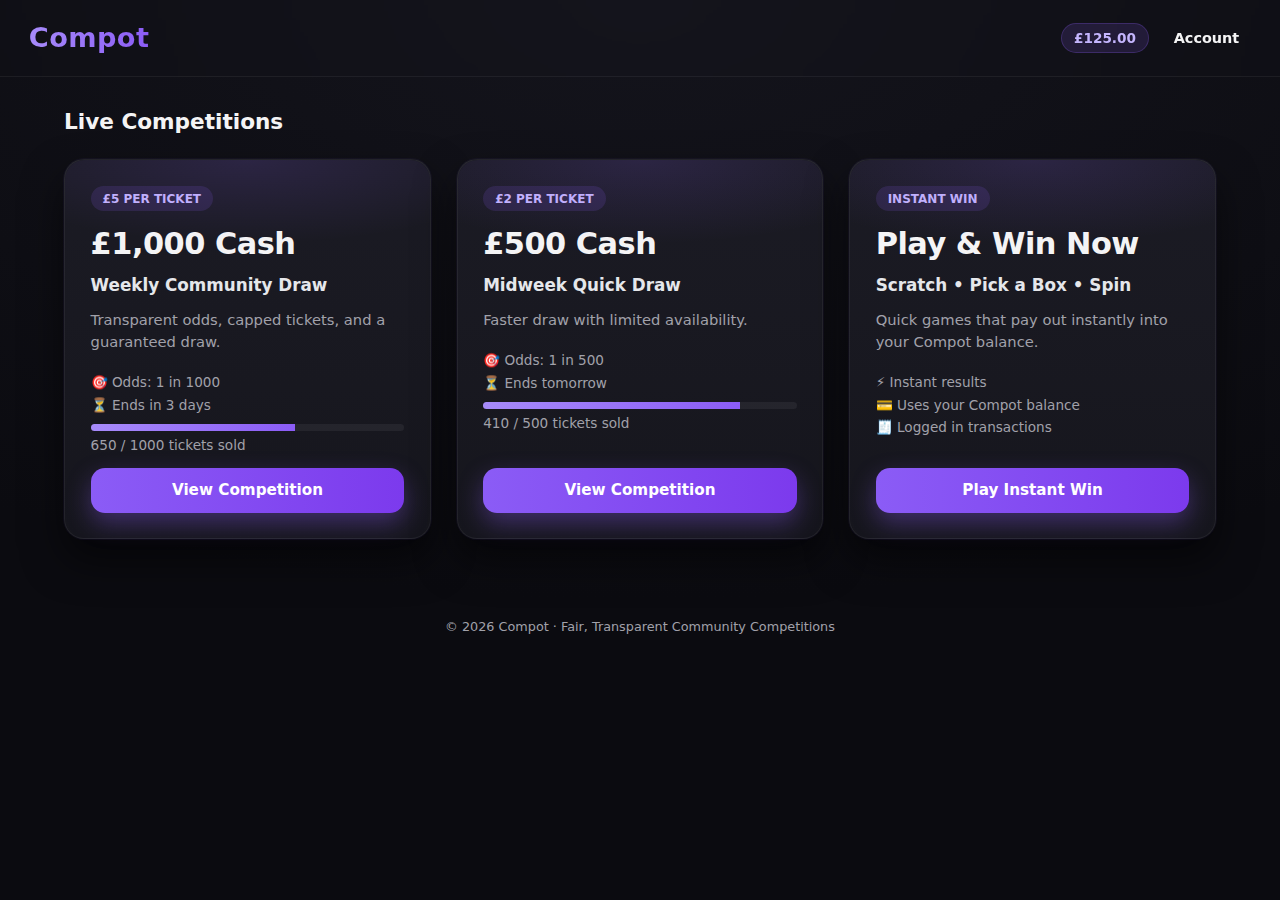
<file: index.html>
<!DOCTYPE html>
<html lang="en">
<head>
  <meta charset="UTF-8" />
  <meta name="viewport" content="width=device-width, initial-scale=1.0"/>
  <title>Compot – Community Competitions</title>
  <link rel="stylesheet" href="styles.css">
  <script defer src="app.js"></script>
</head>
<body>

<header>
  <a href="index.html" class="logo">Compot</a>
  <div class="nav-right">
    <div class="balance">£125.00</div>
    <a href="account.html" class="account-link">Account</a>
  </div>
</header>

<main class="container">
  <h2 class="section-title">Live Competitions</h2>

  <div class="grid">

    <div class="tile" data-comp-card data-comp-id="weekly-1000">
      <div class="badge">£<span data-comp-price>5</span> PER TICKET</div>
      <div class="prize" data-comp-prize>£1,000 Cash</div>
      <div class="title" data-comp-title>Weekly Community Draw</div>
      <p class="desc" data-comp-desc>Transparent odds, capped tickets, and a guaranteed draw.</p>

      <div class="stats">
        <span>🎯 Odds: <span data-comp-odds>1 in 1000</span></span>
        <span>⏳ <span data-comp-ends>Ends in 3 days</span></span>

        <div class="progress">
          <span data-comp-progress style="width:65%"></span>
        </div>

        <span><span data-comp-sold>650</span> / <span data-comp-cap>1000</span> tickets sold</span>
      </div>

      <a href="competition.html?id=weekly-1000" class="btn">View Competition</a>
    </div>

    <div class="tile" data-comp-card data-comp-id="midweek-500">
      <div class="badge">£<span data-comp-price>2</span> PER TICKET</div>
      <div class="prize" data-comp-prize>£500 Cash</div>
      <div class="title" data-comp-title>Midweek Quick Draw</div>
      <p class="desc" data-comp-desc>Faster draw with limited availability.</p>

      <div class="stats">
        <span>🎯 Odds: <span data-comp-odds>1 in 500</span></span>
        <span>⏳ <span data-comp-ends>Ends tomorrow</span></span>

        <div class="progress">
          <span data-comp-progress style="width:82%"></span>
        </div>

        <span><span data-comp-sold>410</span> / <span data-comp-cap>500</span> tickets sold</span>
      </div>

      <a href="competition.html?id=midweek-500" class="btn">View Competition</a>
    </div>

    <!-- Instant Win tile -->
    <div class="tile">
      <div class="badge">INSTANT WIN</div>
      <div class="prize">Play & Win Now</div>
      <div class="title">Scratch • Pick a Box • Spin</div>
      <p class="desc">
        Quick games that pay out instantly into your Compot balance.
      </p>

      <div class="stats">
        <span>⚡ Instant results</span>
        <span>💳 Uses your Compot balance</span>
        <span>🧾 Logged in transactions</span>
      </div>

      <a href="instant-win.html" class="btn">Play Instant Win</a>
    </div>

  </div>
</main>

<footer>© 2026 Compot · Fair, Transparent Community Competitions</footer>

<!-- Add Funds Modal -->
<div class="modal-backdrop" id="addFundsModal">
  <div class="modal card">
    <h3>Add Funds</h3>
    <p class="small-muted">Choose a quick top-up or enter a custom amount.</p>

    <div class="row">
      <button class="btn secondary" data-topup="10">+£10</button>
      <button class="btn secondary" data-topup="25">+£25</button>
      <button class="btn secondary" data-topup="50">+£50</button>
    </div>

    <label style="margin-top:1rem;">Custom amount</label>
    <input type="number" min="1" step="1" placeholder="e.g. 15" data-topup-custom />

    <div class="row">
      <button class="btn" data-topup-custom-btn>Add</button>
      <button class="btn secondary" data-close-modal="addFundsModal">Cancel</button>
    </div>
  </div>
</div>

</body>
</html>
</file>
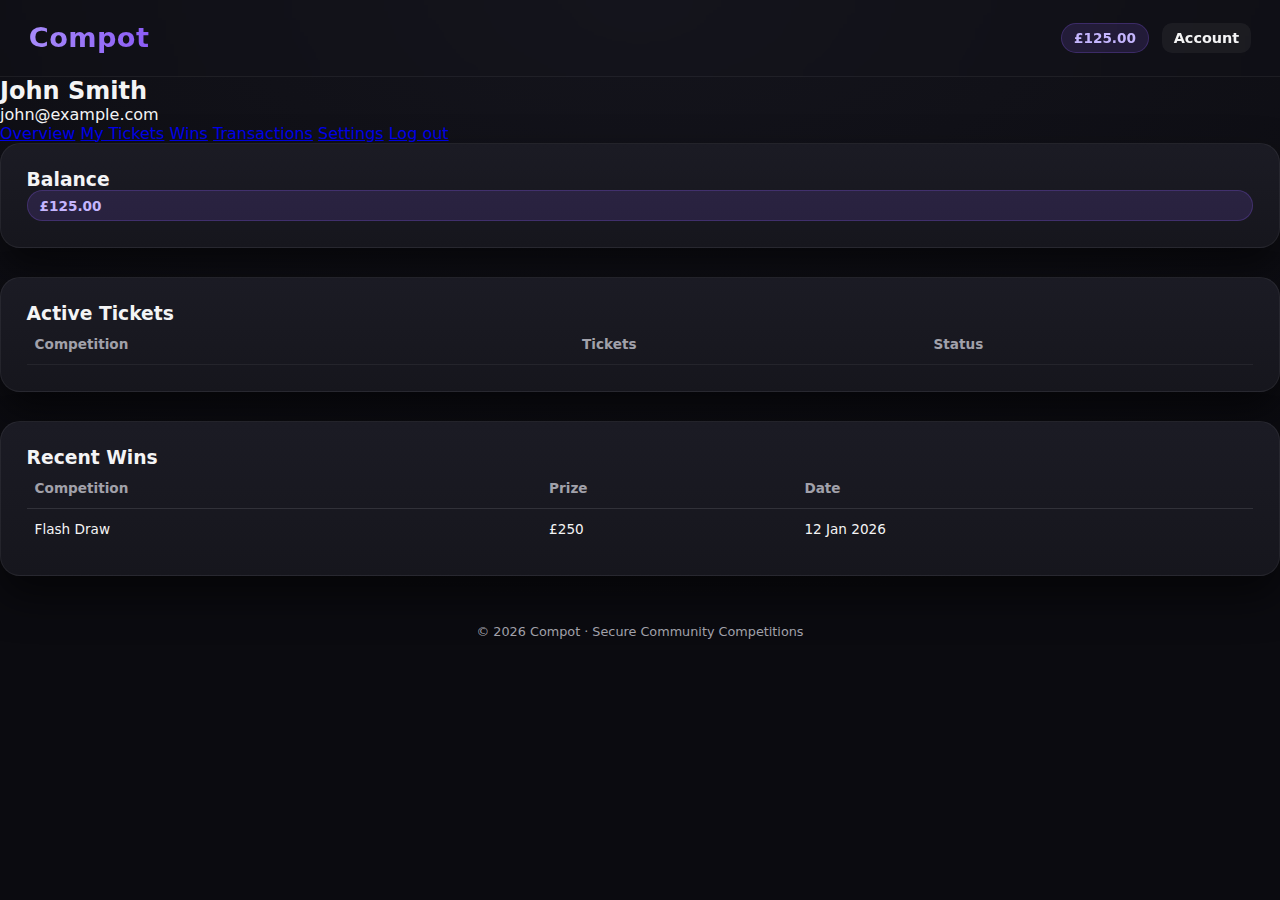
<file: account.html>
<!-- account.html -->
<!DOCTYPE html>
<html lang="en">
<head>
  <meta charset="UTF-8" />
  <meta name="viewport" content="width=device-width, initial-scale=1.0"/>
  <title>My Account – Compot</title>
  <link rel="stylesheet" href="styles.css">
  <script defer src="app.js"></script>
</head>
<body>

<header>
  <a href="index.html" class="logo">Compot</a>
  <div class="nav-right">
    <div class="balance-pill">£125.00</div>
    <a href="account.html" class="account-link active">Account</a>
  </div>
</header>

<main class="account-layout">

  <aside class="sidebar">
    <div class="user">
      <h2 data-user-name>John Smith</h2>
      <span data-user-email>john@example.com</span>
    </div>

    <nav class="menu">
      <a href="account.html" class="active">Overview</a>
      <a href="tickets.html">My Tickets</a>
      <a href="#">Wins</a>
      <a href="transactions.html">Transactions</a>
      <a href="settings.html">Settings</a>
      <a href="index.html">Log out</a>
    </nav>
  </aside>

  <section class="content" style="display:grid; gap:1.8rem;">
    <div class="card">
      <h3>Balance</h3>
      <div class="balance" style="display:flex;align-items:center;justify-content:space-between;gap:1rem;flex-wrap:wrap;">
        <div class="balance-amount" data-balance-amount style="font-size:2rem;font-weight:800;">£125.00</div>
        <button class="btn" data-open-modal="addFundsModal" style="margin-top:0;">Add Funds</button>
      </div>
    </div>

    <div class="card">
      <h3>Active Tickets</h3>
      <table>
        <thead>
          <tr>
            <th>Competition</th>
            <th>Tickets</th>
            <th>Status</th>
          </tr>
        </thead>
        <tbody data-active-tickets-body>
          <!-- Filled by app.js -->
        </tbody>
      </table>
    </div>

    <div class="card">
      <h3>Recent Wins</h3>
      <table>
        <thead>
          <tr>
            <th>Competition</th>
            <th>Prize</th>
            <th>Date</th>
          </tr>
        </thead>
        <tbody>
          <tr>
            <td>Flash Draw</td>
            <td>£250</td>
            <td>12 Jan 2026</td>
          </tr>
        </tbody>
      </table>
    </div>
  </section>

</main>

<footer>© 2026 Compot · Secure Community Competitions</footer>

<!-- Add Funds Modal -->
<div class="modal-backdrop" id="addFundsModal">
  <div class="modal card">
    <h3>Add Funds</h3>
    <p class="small-muted">Choose a quick top-up or enter a custom amount.</p>

    <div class="row">
      <button class="btn secondary" data-topup="10">+£10</button>
      <button class="btn secondary" data-topup="25">+£25</button>
      <button class="btn secondary" data-topup="50">+£50</button>
    </div>

    <label style="margin-top:1rem;">Custom amount</label>
    <input type="number" min="1" step="1" placeholder="e.g. 15" data-topup-custom />

    <div class="row">
      <button class="btn" data-topup-custom-btn>Add</button>
      <button class="btn secondary" data-close-modal="addFundsModal">Cancel</button>
    </div>
  </div>
</div>

</body>
</html>
</file>
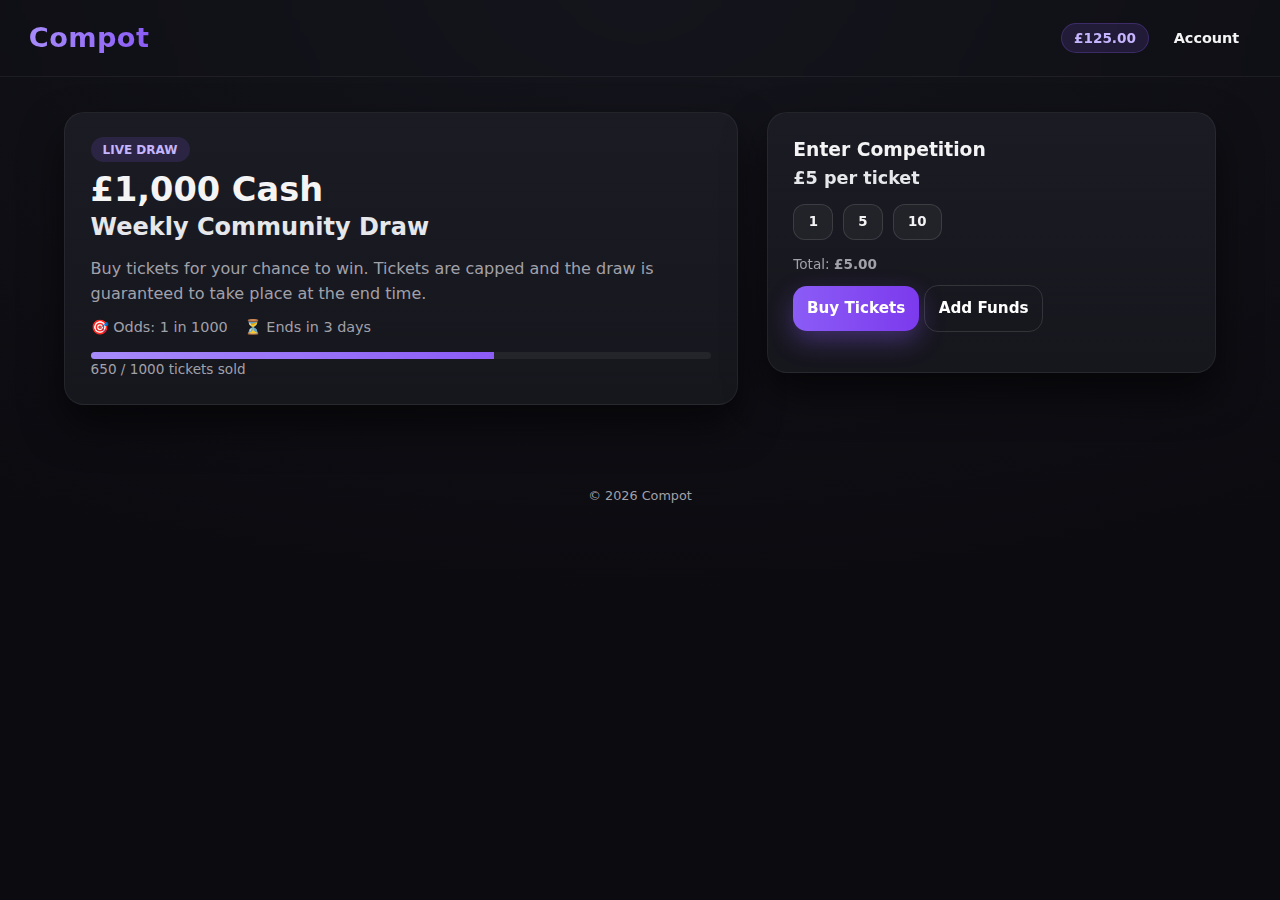
<file: competition.html>
<!DOCTYPE html>
<html lang="en">
<head>
<meta charset="UTF-8">
<meta name="viewport" content="width=device-width, initial-scale=1.0">
<title>Competition – Compot</title>
<link rel="stylesheet" href="styles.css">
<script defer src="app.js"></script>
</head>
<body>

<header>
  <a href="index.html" class="logo">Compot</a>
  <div class="nav-right">
    <div class="balance-pill">£125.00</div>
    <a href="account.html" class="account-link">Account</a>
  </div>
</header>

<main class="detail-layout">

<section class="card" data-comp-detail>
  <span class="badge" data-detail-badge>LIVE DRAW</span>

  <h1 style="font-size:2.1rem;margin-top:.8rem;" data-detail-prize>£1,000 Cash</h1>
  <h2 style="margin-top:.25rem;color:#e5e7eb;" data-detail-title>Weekly Community Draw</h2>

  <p style="margin-top:.9rem;color:var(--text-muted);line-height:1.6;" data-detail-desc>
    Buy tickets for your chance to win. Tickets are capped and the draw is guaranteed to take place at the end time.
  </p>

  <div class="meta">
    <span>🎯 Odds: <span data-detail-odds>1 in 1000</span></span>
    <span>⏳ <span data-detail-ends>Ends in 3 days</span></span>
  </div>

  <div class="progress" style="margin-top:1rem;">
    <span data-detail-progress style="width:65%"></span>
  </div>
  <small class="small-muted">
    <span data-detail-sold>650</span> / <span data-detail-cap>1000</span> tickets sold
  </small>
</section>

<aside class="card sticky" data-competition>
  <h3>Enter Competition</h3>
  <p class="price">£<span data-buy-price>5</span> per ticket</p>

  <div class="qty">
    <button data-qty="1">1</button>
    <button data-qty="5">5</button>
    <button data-qty="10">10</button>
  </div>

  <p class="small-muted">Total: <strong data-total>£5.00</strong></p>

  <a class="btn" href="#" data-buy>Buy Tickets</a>
  <button class="btn secondary" style="margin-top:.8rem" data-open-modal="addFundsModal">Add Funds</button>

  <p class="small-muted" style="margin-top:.9rem" data-soldout-note></p>
</aside>

</main>

<footer>© 2026 Compot</footer>

<!-- Add Funds Modal -->
<div class="modal-backdrop" id="addFundsModal">
  <div class="modal card">
    <h3>Add Funds</h3>
    <p class="small-muted">Choose a quick top-up or enter a custom amount.</p>

    <div class="row">
      <button class="btn secondary" data-topup="10">+£10</button>
      <button class="btn secondary" data-topup="25">+£25</button>
      <button class="btn secondary" data-topup="50">+£50</button>
    </div>

    <label style="margin-top:1rem;">Custom amount</label>
    <input type="number" min="1" step="1" placeholder="e.g. 15" data-topup-custom />

    <div class="row">
      <button class="btn" data-topup-custom-btn>Add</button>
      <button class="btn secondary" data-close-modal="addFundsModal">Cancel</button>
    </div>
  </div>
</div>

</body>
</html>
</file>
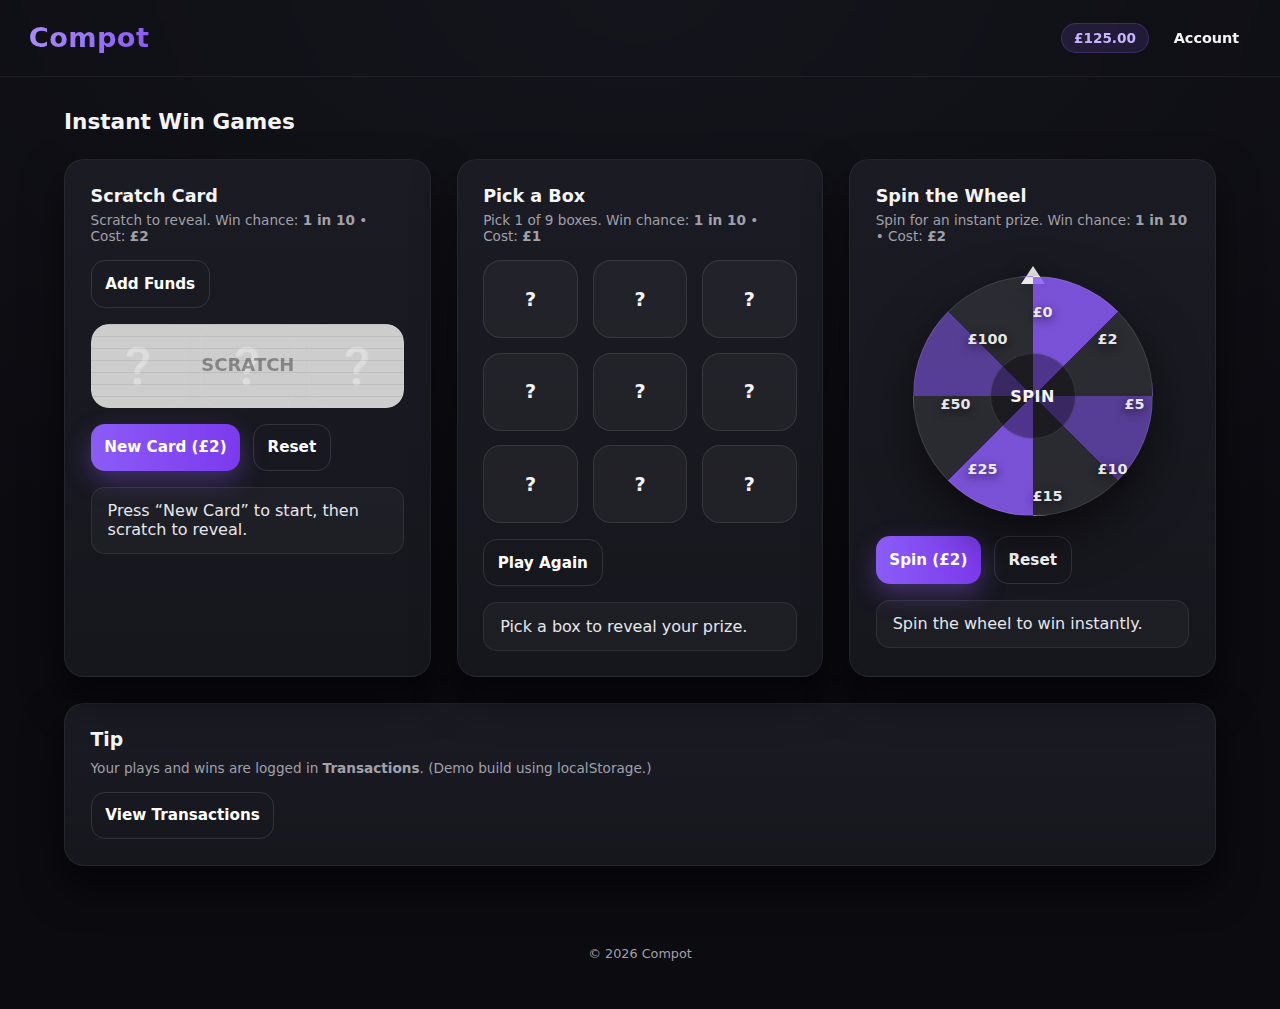
<file: instant-win.html>
<!DOCTYPE html>
<html lang="en">
<head>
  <meta charset="UTF-8" />
  <meta name="viewport" content="width=device-width, initial-scale=1.0"/>
  <title>Instant Win – Compot</title>
  <link rel="stylesheet" href="styles.css">
  <script defer src="app.js"></script>
</head>
<body>

<header>
  <a href="index.html" class="logo">Compot</a>

  <div class="nav-right">
    <div class="balance-pill">£125.00</div>
    <a href="account.html" class="account-link">Account</a>
  </div>
</header>

<main class="container">
  <h2 class="section-title">Instant Win Games</h2>

  <div class="grid">

    <!-- Scratch -->
    <section class="card game-card">
      <div class="game-head">
        <div>
          <h3 class="game-title">Scratch Card</h3>
          <p class="small-muted">Scratch to reveal. Win chance: <strong>1 in 10</strong> • Cost: <strong>£2</strong></p>
        </div>
        <button class="btn secondary" data-open-modal="addFundsModal" style="margin-top:0;">Add Funds</button>
      </div>

      <div class="scratch-wrap">
        <div class="scratch-row" aria-label="scratch results">
          <div class="scratch-slot" data-scratch-slot>❔</div>
          <div class="scratch-slot" data-scratch-slot>❔</div>
          <div class="scratch-slot" data-scratch-slot>❔</div>
        </div>

        <!-- Scratch overlay canvas -->
        <canvas class="scratch-canvas" data-scratch-canvas></canvas>
      </div>

      <div class="game-actions">
        <button class="btn" data-scratch-play>New Card (£2)</button>
        <button class="btn secondary" data-scratch-reset>Reset</button>
      </div>

      <p class="game-result" data-scratch-result>Press “New Card” to start, then scratch to reveal.</p>
    </section>

    <!-- Pick a box -->
    <section class="card game-card">
      <div class="game-head">
        <div>
          <h3 class="game-title">Pick a Box</h3>
          <p class="small-muted">Pick 1 of 9 boxes. Win chance: <strong>1 in 10</strong> • Cost: <strong>£1</strong></p>
        </div>
      </div>

      <div class="box-grid" data-box-grid>
        <button class="box" data-box="1">?</button>
        <button class="box" data-box="2">?</button>
        <button class="box" data-box="3">?</button>
        <button class="box" data-box="4">?</button>
        <button class="box" data-box="5">?</button>
        <button class="box" data-box="6">?</button>
        <button class="box" data-box="7">?</button>
        <button class="box" data-box="8">?</button>
        <button class="box" data-box="9">?</button>
      </div>

      <div class="game-actions">
        <button class="btn secondary" data-box-reset>Play Again</button>
      </div>

      <p class="game-result" data-box-result>Pick a box to reveal your prize.</p>
    </section>

    <!-- Spin -->
    <section class="card game-card">
      <div class="game-head">
        <div>
          <h3 class="game-title">Spin the Wheel</h3>
          <p class="small-muted">Spin for an instant prize. Win chance: <strong>1 in 10</strong> • Cost: <strong>£2</strong></p>
        </div>
      </div>

      <div class="wheel-wrap">
        <div class="wheel-pointer"></div>

        <div class="wheel" data-wheel>
          <span class="wheel-label" style="--i:0;">£0</span>
          <span class="wheel-label" style="--i:1;">£2</span>
          <span class="wheel-label" style="--i:2;">£5</span>
          <span class="wheel-label" style="--i:3;">£10</span>
          <span class="wheel-label" style="--i:4;">£15</span>
          <span class="wheel-label" style="--i:5;">£25</span>
          <span class="wheel-label" style="--i:6;">£50</span>
          <span class="wheel-label" style="--i:7;">£100</span>

          <div class="wheel-center">SPIN</div>
        </div>
      </div>

      <div class="game-actions">
        <button class="btn" data-wheel-spin>Spin (£2)</button>
        <button class="btn secondary" data-wheel-reset>Reset</button>
      </div>

      <p class="game-result" data-wheel-result>Spin the wheel to win instantly.</p>
    </section>

  </div>

  <div class="card" style="margin-top:1.6rem;">
    <h3 style="margin-bottom:.6rem;">Tip</h3>
    <p class="small-muted">
      Your plays and wins are logged in <strong>Transactions</strong>. (Demo build using localStorage.)
    </p>
    <a class="btn secondary" style="margin-top:1rem; display:inline-block;" href="transactions.html">View Transactions</a>
  </div>
</main>

<footer>© 2026 Compot</footer>

<!-- Add Funds Modal -->
<div class="modal-backdrop" id="addFundsModal">
  <div class="modal card">
    <h3>Add Funds</h3>
    <p class="small-muted">Choose a quick top-up or enter a custom amount.</p>

    <div class="row">
      <button class="btn secondary" data-topup="10">+£10</button>
      <button class="btn secondary" data-topup="25">+£25</button>
      <button class="btn secondary" data-topup="50">+£50</button>
    </div>

    <label style="margin-top:1rem;">Custom amount</label>
    <input type="number" min="1" step="1" placeholder="e.g. 15" data-topup-custom />

    <div class="row">
      <button class="btn" data-topup-custom-btn>Add</button>
      <button class="btn secondary" data-close-modal="addFundsModal">Cancel</button>
    </div>
  </div>
</div>

</body>
</html>
</file>
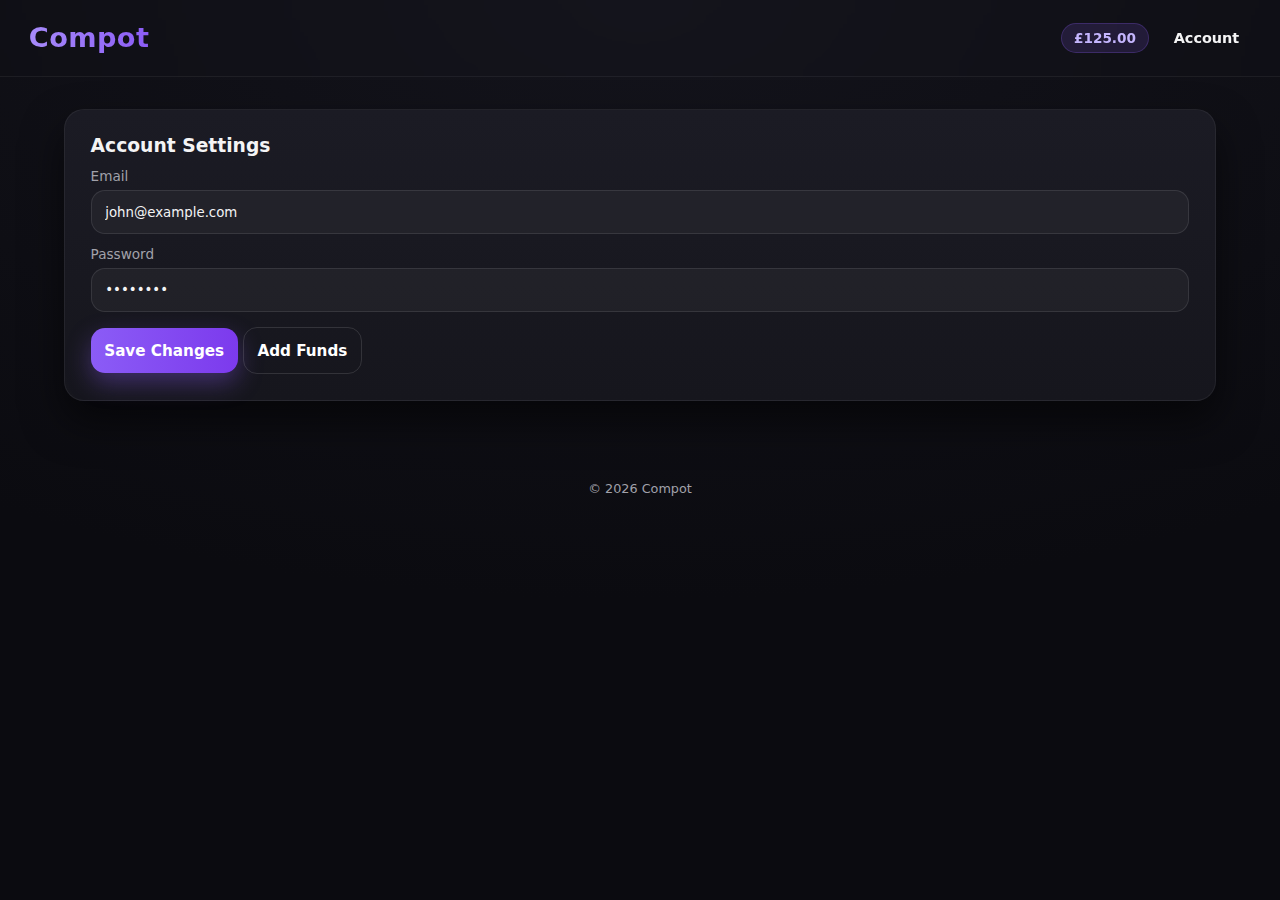
<file: settings.html>
<!-- settings.html -->
<!DOCTYPE html>
<html lang="en">
<head>
<meta charset="UTF-8">
<meta name="viewport" content="width=device-width, initial-scale=1.0">
<title>Settings – Compot</title>
<link rel="stylesheet" href="styles.css">
<script defer src="app.js"></script>
</head>
<body>

<header>
  <a href="index.html" class="logo">Compot</a>
  <div class="nav-right">
    <div class="balance-pill">£125.00</div>
    <a href="account.html" class="account-link">Account</a>
  </div>
</header>

<main class="container">
  <div class="card">
    <h3>Account Settings</h3>

    <label>Email</label>
    <input type="email" value="john@example.com">

    <label>Password</label>
    <input type="password" value="password">

    <button class="btn" style="margin-top:1rem;">Save Changes</button>
    <button class="btn secondary" style="margin-top:.8rem;" data-open-modal="addFundsModal">Add Funds</button>
  </div>
</main>

<footer>© 2026 Compot</footer>

<!-- Add Funds Modal -->
<div class="modal-backdrop" id="addFundsModal">
  <div class="modal card">
    <h3>Add Funds</h3>
    <p class="small-muted">Choose a quick top-up or enter a custom amount.</p>

    <div class="row">
      <button class="btn secondary" data-topup="10">+£10</button>
      <button class="btn secondary" data-topup="25">+£25</button>
      <button class="btn secondary" data-topup="50">+£50</button>
    </div>

    <label style="margin-top:1rem;">Custom amount</label>
    <input type="number" min="1" step="1" placeholder="e.g. 15" data-topup-custom />

    <div class="row">
      <button class="btn" data-topup-custom-btn>Add</button>
      <button class="btn secondary" data-close-modal="addFundsModal">Cancel</button>
    </div>
  </div>
</div>

</body>
</html>
</file>
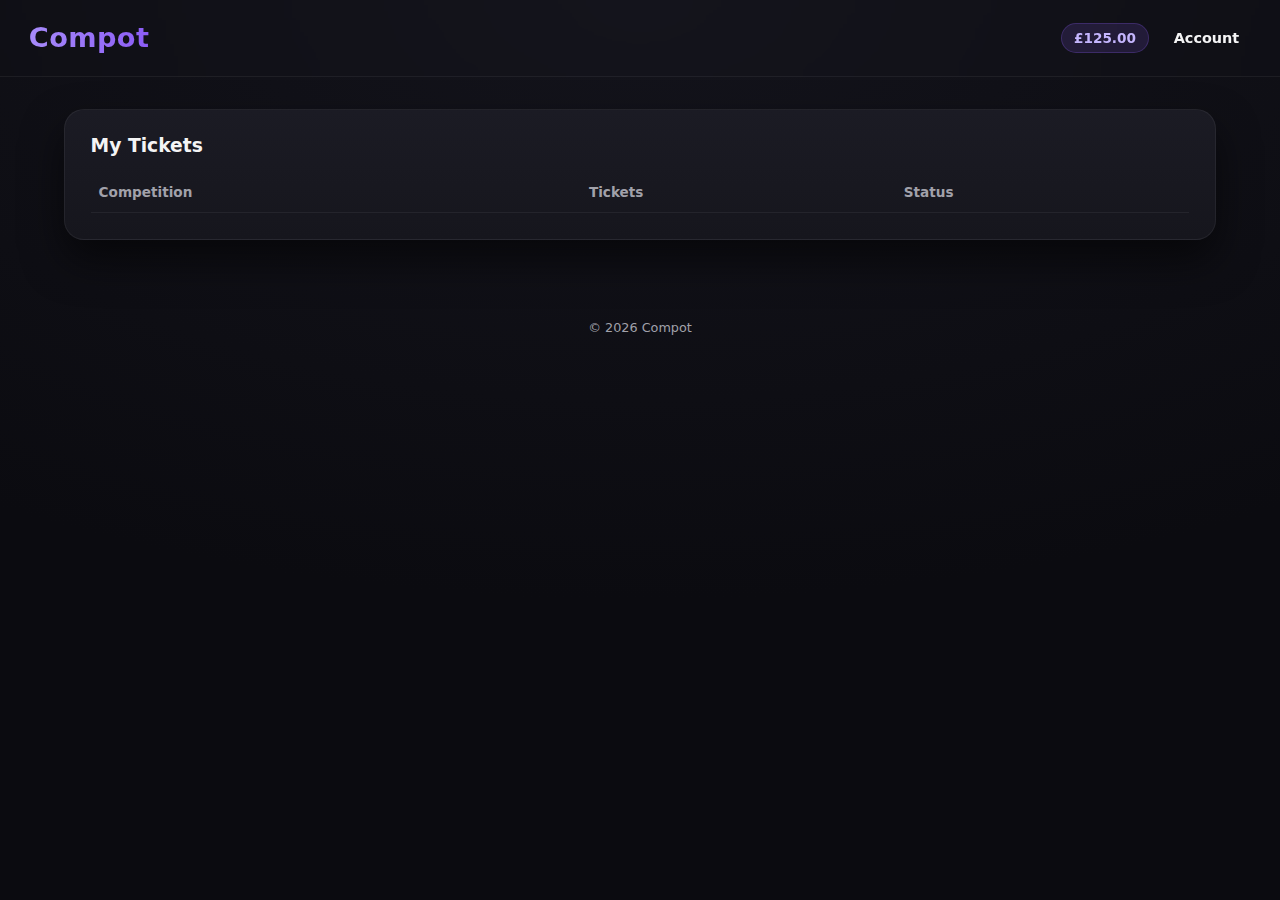
<file: tickets.html>
<!-- tickets.html -->
<!DOCTYPE html>
<html lang="en">
<head>
<meta charset="UTF-8">
<meta name="viewport" content="width=device-width, initial-scale=1.0">
<title>My Tickets – Compot</title>
<link rel="stylesheet" href="styles.css">
<script defer src="app.js"></script>
</head>
<body>

<header>
  <a href="index.html" class="logo">Compot</a>
  <div class="nav-right">
    <div class="balance-pill">£125.00</div>
    <a href="account.html" class="account-link">Account</a>
  </div>
</header>

<main class="container">
  <div class="card">
    <h3 style="margin-bottom:1rem;">My Tickets</h3>
    <table>
      <thead>
        <tr>
          <th>Competition</th>
          <th>Tickets</th>
          <th>Status</th>
        </tr>
      </thead>
      <tbody data-tickets-body>
        <!-- Filled by app.js -->
      </tbody>
    </table>
  </div>
</main>

<footer>© 2026 Compot</footer>

<!-- Add Funds Modal -->
<div class="modal-backdrop" id="addFundsModal">
  <div class="modal card">
    <h3>Add Funds</h3>
    <p class="small-muted">Choose a quick top-up or enter a custom amount.</p>

    <div class="row">
      <button class="btn secondary" data-topup="10">+£10</button>
      <button class="btn secondary" data-topup="25">+£25</button>
      <button class="btn secondary" data-topup="50">+£50</button>
    </div>

    <label style="margin-top:1rem;">Custom amount</label>
    <input type="number" min="1" step="1" placeholder="e.g. 15" data-topup-custom />

    <div class="row">
      <button class="btn" data-topup-custom-btn>Add</button>
      <button class="btn secondary" data-close-modal="addFundsModal">Cancel</button>
    </div>
  </div>
</div>

</body>
</html>
</file>
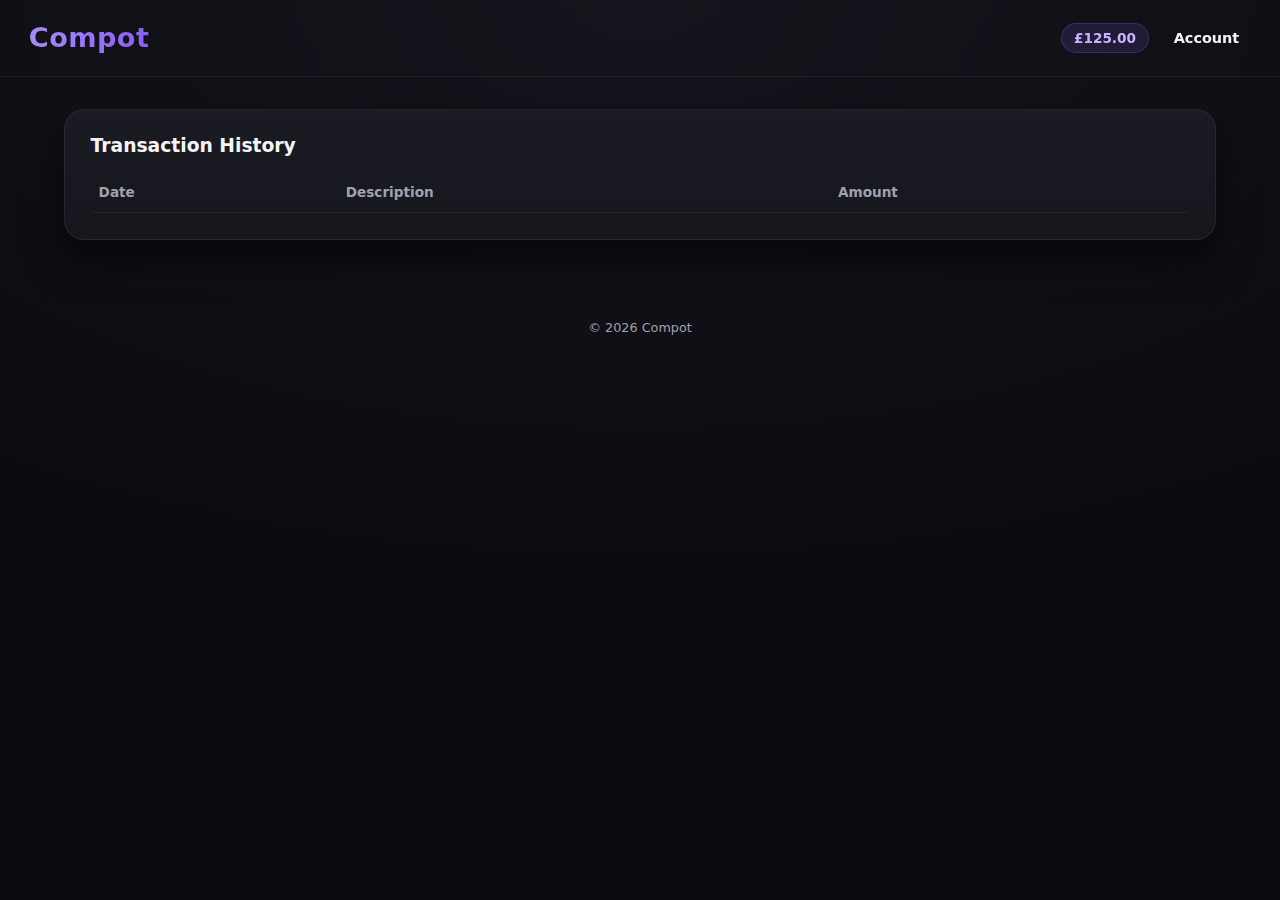
<file: transactions.html>
<!-- transactions.html -->
<!DOCTYPE html>
<html lang="en">
<head>
<meta charset="UTF-8">
<meta name="viewport" content="width=device-width, initial-scale=1.0">
<title>Transactions – Compot</title>
<link rel="stylesheet" href="styles.css">
<script defer src="app.js"></script>
</head>
<body>

<header>
  <a href="index.html" class="logo">Compot</a>
  <div class="nav-right">
    <div class="balance-pill">£125.00</div>
    <a href="account.html" class="account-link">Account</a>
  </div>
</header>

<main class="container">
  <div class="card">
    <h3 style="margin-bottom:1rem;">Transaction History</h3>
    <table>
      <thead>
        <tr>
          <th>Date</th>
          <th>Description</th>
          <th>Amount</th>
        </tr>
      </thead>
      <tbody data-transactions-body>
        <!-- Filled by app.js -->
      </tbody>
    </table>
  </div>
</main>

<footer>© 2026 Compot</footer>

<!-- Add Funds Modal -->
<div class="modal-backdrop" id="addFundsModal">
  <div class="modal card">
    <h3>Add Funds</h3>
    <p class="small-muted">Choose a quick top-up or enter a custom amount.</p>

    <div class="row">
      <button class="btn secondary" data-topup="10">+£10</button>
      <button class="btn secondary" data-topup="25">+£25</button>
      <button class="btn secondary" data-topup="50">+£50</button>
    </div>

    <label style="margin-top:1rem;">Custom amount</label>
    <input type="number" min="1" step="1" placeholder="e.g. 15" data-topup-custom />

    <div class="row">
      <button class="btn" data-topup-custom-btn>Add</button>
      <button class="btn secondary" data-close-modal="addFundsModal">Cancel</button>
    </div>
  </div>
</div>

</body>
</html>
</file>
<file: styles.css>
/* styles.css */
:root{
  --bg-main:#0b0b10;
  --bg-card:#16161d;
  --border-soft:rgba(255,255,255,.06);
  --purple:#8b5cf6;
  --purple-hover:#7c3aed;
  --purple-soft:rgba(139,92,246,.15);
  --text-main:#f4f4f5;
  --text-muted:#a1a1aa;
}

*{box-sizing:border-box;margin:0;padding:0;font-family:system-ui,-apple-system,BlinkMacSystemFont,sans-serif}
body{
  background:radial-gradient(1200px 600px at top,#14141c,var(--bg-main));
  color:var(--text-main);
  min-height:100vh;
}

/* Header */
header{
  padding:1.4rem 1.8rem;
  display:flex;
  justify-content:space-between;
  align-items:center;
  border-bottom:1px solid var(--border-soft);
  backdrop-filter:blur(8px);
}
.logo{
  font-size:1.7rem;
  font-weight:700;
  background:linear-gradient(90deg,#a78bfa,#8b5cf6);
  -webkit-background-clip:text;
  -webkit-text-fill-color:transparent;
  letter-spacing:.4px;
  text-decoration:none;
}
.nav-right{display:flex;align-items:center;gap:.8rem}
.balance-pill,.balance{
  padding:.4rem .75rem;
  border-radius:999px;
  font-size:.85rem;
  font-weight:600;
  background:rgba(139,92,246,.15);
  color:#c4b5fd;
  border:1px solid rgba(139,92,246,.25);
}
.account-link{
  text-decoration:none;
  font-size:.9rem;
  font-weight:600;
  color:var(--text-main);
  padding:.45rem .75rem;
  border-radius:10px;
  transition:background .15s ease;
}
.account-link:hover{background:rgba(255,255,255,.05)}
.account-link.active{background:rgba(255,255,255,.05)}

/* Layout helpers */
.container{max-width:1200px;margin:auto;padding:2rem 1.5rem}
.section-title{font-size:1.35rem;font-weight:600;margin-bottom:1.6rem}

/* Cards */
.card{
  background:linear-gradient(180deg,#1b1b24,var(--bg-card));
  border:1px solid var(--border-soft);
  border-radius:20px;
  padding:1.6rem;
  box-shadow:0 20px 40px rgba(0,0,0,.55);
}

/* Index grid tiles */
.grid{
  display:grid;
  grid-template-columns:repeat(auto-fit,minmax(290px,1fr));
  gap:1.6rem;
}
.tile{
  position:relative;
  background:linear-gradient(180deg,#1b1b24,var(--bg-card));
  border-radius:20px;
  padding:1.6rem;
  border:1px solid var(--border-soft);
  display:flex;
  flex-direction:column;
  gap:.9rem;
  box-shadow:0 0 0 1px rgba(139,92,246,.05),0 20px 40px rgba(0,0,0,.55);
  transition:transform .25s ease,box-shadow .25s ease;
}
.tile::before{
  content:"";
  position:absolute;
  inset:0;
  border-radius:20px;
  background:radial-gradient(400px 120px at top,var(--purple-soft),transparent 70%);
  pointer-events:none;
}
.tile:hover{
  transform:translateY(-6px);
  box-shadow:0 0 0 1px rgba(139,92,246,.18),0 30px 60px rgba(0,0,0,.75);
}

.badge{
  align-self:flex-start;
  padding:.35rem .75rem;
  border-radius:999px;
  font-size:.75rem;
  font-weight:600;
  background:rgba(139,92,246,.15);
  color:#c4b5fd;
}
.prize{font-size:1.9rem;font-weight:800;letter-spacing:-.5px}
.title{font-size:1.05rem;font-weight:600;color:#e5e7eb}
.desc{font-size:.92rem;color:var(--text-muted);line-height:1.5}

.stats{
  font-size:.85rem;
  color:var(--text-muted);
  display:grid;
  gap:.4rem;
  margin-top:.4rem;
}
.progress{
  width:100%;
  height:7px;
  background:rgba(255,255,255,.06);
  border-radius:999px;
  overflow:hidden;
  margin-top:.3rem;
}
.progress span{
  display:block;
  height:100%;
  background:linear-gradient(90deg,#a78bfa,#8b5cf6);
}

/* Buttons */
.btn{
  display:inline-block;
  margin-top:auto;
  padding:.85rem;
  border-radius:14px;
  text-align:center;
  text-decoration:none;
  background:linear-gradient(90deg,#8b5cf6,#7c3aed);
  color:#fff;
  font-weight:700;
  font-size:.95rem;
  box-shadow:0 10px 25px rgba(139,92,246,.35);
  transition:transform .15s ease,box-shadow .15s ease;
  cursor:pointer;
  border:none;
}
.btn:hover{
  transform:translateY(-2px);
  box-shadow:0 15px 35px rgba(139,92,246,.45);
}

.btn.secondary{
  background:transparent;
  border:1px solid rgba(255,255,255,.12);
  box-shadow:none;
}
.btn.secondary:hover{background:rgba(255,255,255,.05);transform:none}

/* Tables */
table{width:100%;border-collapse:collapse;font-size:.85rem}
th,td{padding:.75rem .5rem;text-align:left}
th{color:var(--text-muted);font-weight:600;border-bottom:1px solid var(--border-soft)}
tr:not(:last-child) td{border-bottom:1px solid rgba(255,255,255,.04)}
.status{color:#c4b5fd;font-weight:600}

/* Competition page layout */
.detail-layout{
  max-width:1200px;
  margin:auto;
  padding:2.2rem 1.5rem;
  display:grid;
  grid-template-columns:1.2fr .8fr;
  gap:1.8rem;
}
@media (max-width:900px){.detail-layout{grid-template-columns:1fr}}
.meta{display:flex;gap:1rem;flex-wrap:wrap;color:var(--text-muted);font-size:.9rem;margin-top:.75rem}
.price{font-size:1.1rem;color:#e5e7eb;font-weight:700;margin:.5rem 0 1rem}
.qty{display:flex;gap:.6rem;flex-wrap:wrap;margin:.8rem 0 1rem}
.qty button{
  padding:.6rem .9rem;
  border-radius:12px;
  border:1px solid rgba(255,255,255,.12);
  background:rgba(255,255,255,.04);
  color:var(--text-main);
  font-weight:700;
  cursor:pointer;
}
.qty button.active{border-color:rgba(139,92,246,.5);background:rgba(139,92,246,.18)}
.sticky{position:sticky;top:1.2rem;height:fit-content}

/* Form */
label{display:block;margin:.75rem 0 .35rem;color:var(--text-muted);font-size:.85rem}
input{
  width:100%;
  padding:.85rem;
  border-radius:14px;
  border:1px solid rgba(255,255,255,.10);
  background:rgba(255,255,255,.04);
  color:var(--text-main);
  outline:none;
}

/* Footer */
footer{text-align:center;padding:3rem 1rem;font-size:.8rem;color:var(--text-muted)}

/* Modal */
.modal-backdrop{
  position:fixed;inset:0;
  background:rgba(0,0,0,.6);
  display:none;
  align-items:center;justify-content:center;
  padding:1.5rem;
  z-index:50;
}
.modal-backdrop.show{display:flex}
.modal{width:min(520px,100%)}
.modal .row{display:flex;gap:.8rem;flex-wrap:wrap;margin-top:.9rem}
.modal .row .btn{flex:1}
.small-muted{color:var(--text-muted);font-size:.85rem;margin-top:.4rem}

/* ------------------------ */
/* Instant Win additions     */
/* ------------------------ */
.game-card{display:flex;flex-direction:column;gap:1rem}
.game-head{display:flex;align-items:flex-start;justify-content:space-between;gap:1rem;flex-wrap:wrap}
.game-title{font-size:1.1rem}
.game-actions{display:flex;gap:.8rem;flex-wrap:wrap}
.game-actions .btn{margin-top:0}
.game-result{
  color:#e5e7eb;
  background:rgba(255,255,255,.03);
  border:1px solid rgba(255,255,255,.08);
  padding:.85rem 1rem;
  border-radius:14px;
}

.scratch-wrap{
  position:relative;
  border-radius:18px;
  overflow:hidden;
}
.scratch-row{
  display:grid;
  grid-template-columns:repeat(3,1fr);
  gap:.9rem;
}
.scratch-slot{
  height:84px;
  border-radius:18px;
  border:1px solid rgba(255,255,255,.10);
  background:rgba(255,255,255,.04);
  display:flex;
  align-items:center;
  justify-content:center;
  font-size:2.2rem;
}
.scratch-canvas{
  position:absolute;
  inset:0;
  width:100%;
  height:100%;
  border-radius:18px;
  touch-action:none;
  cursor:crosshair;
}

.box-grid{
  display:grid;
  grid-template-columns:repeat(3,1fr);
  gap:.9rem;
}
.box{
  height:78px;
  border-radius:18px;
  border:1px solid rgba(255,255,255,.10);
  background:rgba(255,255,255,.04);
  color:var(--text-main);
  font-weight:800;
  font-size:1.2rem;
  cursor:pointer;
  transition:transform .12s ease, background .12s ease;
}
.box:hover{transform:translateY(-2px);background:rgba(139,92,246,.12)}
.box:disabled{opacity:.5;cursor:not-allowed;transform:none}

.wheel-wrap{
  position:relative;
  width:100%;
  display:flex;
  justify-content:center;
  padding:1rem 0 .25rem;
}
.wheel{
  width:240px;
  height:240px;
  border-radius:50%;
  border:1px solid rgba(255,255,255,.10);
  background:
    conic-gradient(
      rgba(139,92,246,.85) 0 12.5%,
      rgba(255,255,255,.08) 12.5% 25%,
      rgba(139,92,246,.55) 25% 37.5%,
      rgba(255,255,255,.08) 37.5% 50%,
      rgba(139,92,246,.85) 50% 62.5%,
      rgba(255,255,255,.08) 62.5% 75%,
      rgba(139,92,246,.55) 75% 87.5%,
      rgba(255,255,255,.08) 87.5% 100%
    );
  position:relative;
  display:flex;
  align-items:center;
  justify-content:center;
  transform:rotate(0deg);
  transition:transform 3.2s cubic-bezier(.12,.9,.12,1);
  box-shadow:0 20px 50px rgba(0,0,0,.55);
}
.wheel-center{
  width:86px;
  height:86px;
  border-radius:50%;
  background:rgba(0,0,0,.35);
  border:1px solid rgba(255,255,255,.10);
  display:flex;
  align-items:center;
  justify-content:center;
  font-weight:900;
  letter-spacing:.5px;
}
.wheel-pointer{
  position:absolute;
  top:.35rem;
  width:0;height:0;
  border-left:12px solid transparent;
  border-right:12px solid transparent;
  border-bottom:18px solid rgba(245,245,245,.95);
  filter:drop-shadow(0 6px 10px rgba(0,0,0,.55));
}
.wheel-label{
  position:absolute;
  top:50%;
  left:50%;
  transform:
    rotate(calc(var(--i) * 45deg))
    translateY(-92px)
    rotate(calc(var(--i) * -45deg));
  transform-origin:center;
  font-weight:900;
  font-size:.9rem;
  color:rgba(244,244,245,.95);
  text-shadow:0 3px 10px rgba(0,0,0,.65);
  user-select:none;
  pointer-events:none;
}
</file>
